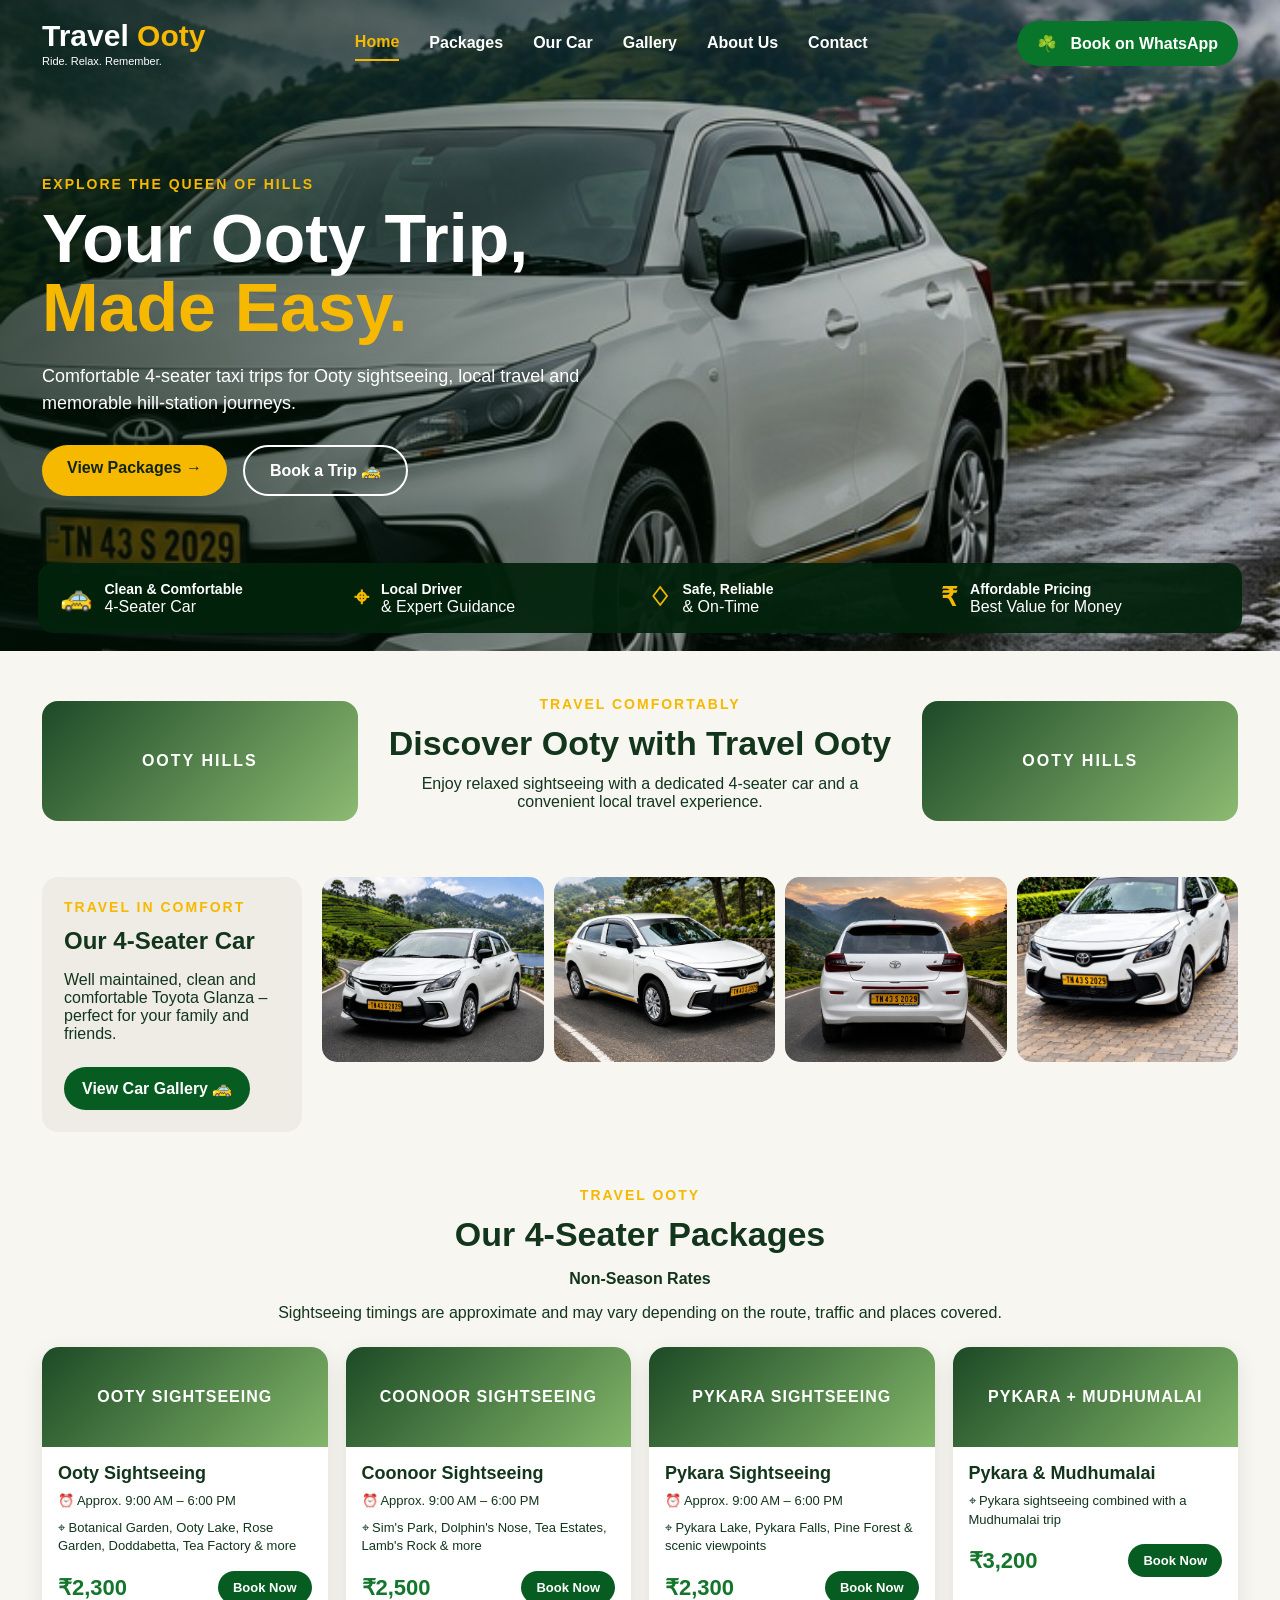
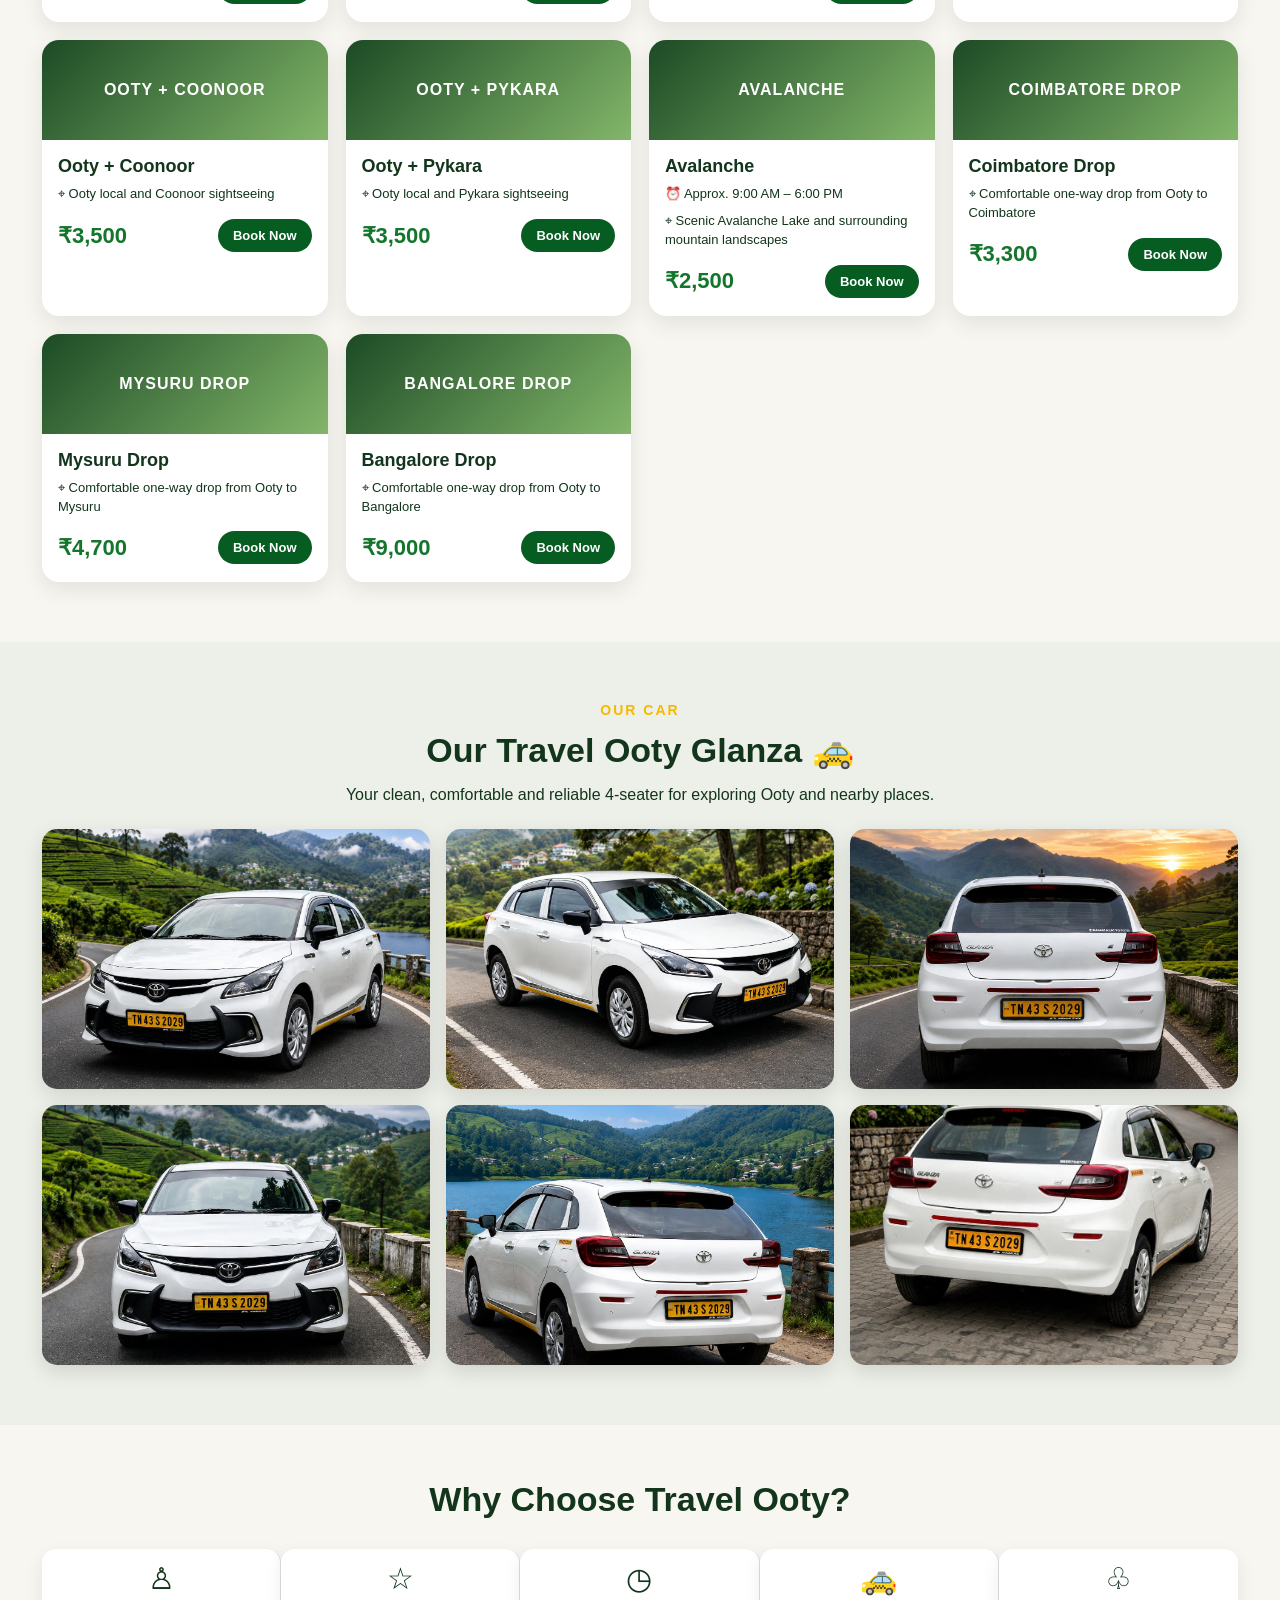
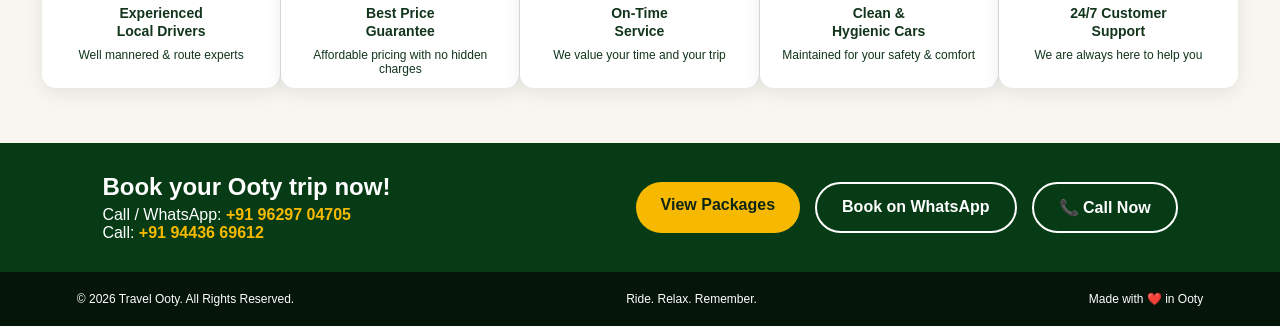
<file: index.html>
<!DOCTYPE html>
<html lang="en">
<head>
  <meta charset="UTF-8">
  <meta name="viewport" content="width=device-width, initial-scale=1.0">
  <title>Travel Ooty | Ooty Sightseeing & Taxi</title>
  <meta name="description" content="Travel Ooty - comfortable 4-seater taxi trips for Ooty sightseeing and local travel.">
  <link rel="stylesheet" href="style.css">
</head>

<body>

<header class="hero" id="home">

  <nav>
    <div class="logo">
      Travel <span>Ooty</span>
      <small>Ride. Relax. Remember.</small>
    </div>

    <div class="nav-links">
      <a class="active" href="#home">Home</a>
      <a href="#packages">Packages</a>
      <a href="#car">Our Car</a>
      <a href="#gallery">Gallery</a>
      <a href="#about">About Us</a>
      <a href="#contact">Contact</a>
    </div>

    <a class="nav-wa" href="https://wa.me/919629704705?text=Hello%20Travel%20Ooty%2C%20I%20would%20like%20to%20book%20a%20trip.">☘️ &nbsp; Book on WhatsApp</a>
  </nav>

  <div class="hero-content">
    <p class="eyebrow">EXPLORE THE QUEEN OF HILLS</p>

    <h1>
      Your Ooty Trip,<br>
      <span>Made Easy.</span>
    </h1>

    <p class="hero-text">
      Comfortable 4-seater taxi trips for Ooty sightseeing,
      local travel and memorable hill-station journeys.
    </p>

    <div class="actions">
      <a class="primary" href="#packages">View Packages →</a>
      <a class="secondary" href="https://wa.me/919629704705?text=Hello%20Travel%20Ooty%2C%20I%20would%20like%20to%20book%20a%20trip.">Book a Trip 🚕</a>
    </div>
  </div>

  <div class="benefits">

    <div>
      <b>🚕</b>
      <span>
        <strong>Clean & Comfortable</strong><br>
        4-Seater Car
      </span>
    </div>

    <div>
      <b>⌖</b>
      <span>
        <strong>Local Driver</strong><br>
        & Expert Guidance
      </span>
    </div>

    <div>
      <b>♢</b>
      <span>
        <strong>Safe, Reliable</strong><br>
        & On-Time
      </span>
    </div>

    <div>
      <b>₹</b>
      <span>
        <strong>Affordable Pricing</strong><br>
        Best Value for Money
      </span>
    </div>

  </div>

</header>


<section class="intro" id="about">

  <div class="scenic">
    <div class="scenic-placeholder">OOTY HILLS</div>
  </div>

  <div class="intro-copy">
    <p class="eyebrow">TRAVEL COMFORTABLY</p>

    <h2>Discover Ooty with Travel Ooty</h2>

    <p>
      Enjoy relaxed sightseeing with a dedicated 4-seater car
      and a convenient local travel experience.
    </p>
  </div>

  <div class="scenic">
    <div class="scenic-placeholder">OOTY HILLS</div>
  </div>

</section>


<section class="car-section" id="car">

  <div class="car-copy">
    <p class="eyebrow">TRAVEL IN COMFORT</p>

    <h2>Our 4-Seater Car</h2>

    <p>
      Well maintained, clean and comfortable Toyota Glanza –
      perfect for your family and friends.
    </p>

    <a class="green-btn" href="#gallery">
      View Car Gallery 🚕
    </a>
  </div>

  <div class="car-grid">

    <img src="images/car-front-1.jpeg" alt="Travel Ooty car">
    <img src="images/car-front-2.jpeg" alt="Travel Ooty car">
    <img src="images/car-rear-1.jpeg" alt="Travel Ooty car">
    <img src="images/car-front-4.jpeg" alt="Travel Ooty car">

  </div>

</section>


<section class="packages" id="packages">

  <div class="section-heading">
    <p class="eyebrow">TRAVEL OOTY</p>
    <h2>Our 4-Seater Packages</h2>
    <p><strong>Non-Season Rates</strong></p>
    <p class="package-note">
      Sightseeing timings are approximate and may vary depending on the route,
      traffic and places covered.
    </p>
  </div>

  <div class="package-grid">

    <article class="package-card">
      <div class="package-photo">OOTY SIGHTSEEING</div>
      <h3>Ooty Sightseeing</h3>
      <p>⏰ Approx. 9:00 AM – 6:00 PM</p>
      <p>⌖ Botanical Garden, Ooty Lake, Rose Garden, Doddabetta, Tea Factory & more</p>
      <div class="card-bottom">
        <strong>₹2,300</strong>
        <a href="https://wa.me/919629704705?text=Hello%20Travel%20Ooty,%20I%20would%20like%20to%20book%20Ooty%20Sightseeing.">Book Now</a>
      </div>
    </article>

    <article class="package-card">
      <div class="package-photo">COONOOR SIGHTSEEING</div>
      <h3>Coonoor Sightseeing</h3>
      <p>⏰ Approx. 9:00 AM – 6:00 PM</p>
      <p>⌖ Sim's Park, Dolphin's Nose, Tea Estates, Lamb's Rock & more</p>
      <div class="card-bottom">
        <strong>₹2,500</strong>
       <a href="https://wa.me/919629704705?text=Hello%20Travel%20Ooty%2C%20I%20would%20like%20to%20book%20Coonoor%20Sightseeing.">Book Now</a>
      </div>
    </article>

    <article class="package-card">
      <div class="package-photo">PYKARA SIGHTSEEING</div>
      <h3>Pykara Sightseeing</h3>
      <p>⏰ Approx. 9:00 AM – 6:00 PM</p>
      <p>⌖ Pykara Lake, Pykara Falls, Pine Forest & scenic viewpoints</p>
      <div class="card-bottom">
        <strong>₹2,300</strong>
        <a href="https://wa.me/919629704705?text=Hello%20Travel%20Ooty%2C%20I%20would%20like%20to%20book%20Pykara%20Sightseeing.">Book Now</a>
      </div>
    </article>

    <article class="package-card">
      <div class="package-photo">PYKARA + MUDHUMALAI</div>
      <h3>Pykara & Mudhumalai</h3>
      <p>⌖ Pykara sightseeing combined with a Mudhumalai trip</p>
      <div class="card-bottom">
        <strong>₹3,200</strong>
       <a href="https://wa.me/919629704705?text=Hello%20Travel%20Ooty%2C%20I%20would%20like%20to%20book%20Pykara%20and%20Mudhumalai.">Book Now</a>
      </div>
    </article>

    <article class="package-card">
      <div class="package-photo">OOTY + COONOOR</div>
      <h3>Ooty + Coonoor</h3>
      <p>⌖ Ooty local and Coonoor sightseeing</p>
      <div class="card-bottom">
        <strong>₹3,500</strong>
        <a href="https://wa.me/919629704705?text=Hello%20Travel%20Ooty%2C%20I%20would%20like%20to%20book%20Pykara%20and%20Mudhumalai.">Book Now</a>
      </div>
    </article>

    <article class="package-card">
      <div class="package-photo">OOTY + PYKARA</div>
      <h3>Ooty + Pykara</h3>
      <p>⌖ Ooty local and Pykara sightseeing</p>
      <div class="card-bottom">
        <strong>₹3,500</strong>
        <a href="https://wa.me/919629704705?text=Hello%20Travel%20Ooty%2C%20I%20would%20like%20to%20book%20Ooty%20and%20Pykara.">Book Now</a>
      </div>
    </article>

    <article class="package-card">
      <div class="package-photo">AVALANCHE</div>
      <h3>Avalanche</h3>
      <p>⏰ Approx. 9:00 AM – 6:00 PM</p>
      <p>⌖ Scenic Avalanche Lake and surrounding mountain landscapes</p>
      <div class="card-bottom">
        <strong>₹2,500</strong>
        <a href="https://wa.me/919629704705?text=Hello%20Travel%20Ooty%2C%20I%20would%20like%20to%20book%20Avalanche%20Sightseeing.">Book Now</a>
      </div>
    </article>

    <article class="package-card">
      <div class="package-photo">COIMBATORE DROP</div>
      <h3>Coimbatore Drop</h3>
      <p>⌖ Comfortable one-way drop from Ooty to Coimbatore</p>
      <div class="card-bottom">
        <strong>₹3,300</strong>
        <a href="https://wa.me/919629704705?text=Hello%20Travel%20Ooty%2C%20I%20would%20like%20to%20book%20Coimbatore%20Drop.">Book Now</a>
      </div>
    </article>

    <article class="package-card">
      <div class="package-photo">MYSURU DROP</div>
      <h3>Mysuru Drop</h3>
      <p>⌖ Comfortable one-way drop from Ooty to Mysuru</p>
      <div class="card-bottom">
        <strong>₹4,700</strong>
        <a href="https://wa.me/919629704705?text=Hello%20Travel%20Ooty%2C%20I%20would%20like%20to%20book%20Mysuru%20Drop.">Book Now</a>
      </div>
    </article>

    <article class="package-card">
      <div class="package-photo">BANGALORE DROP</div>
      <h3>Bangalore Drop</h3>
      <p>⌖ Comfortable one-way drop from Ooty to Bangalore</p>
      <div class="card-bottom">
        <strong>₹9,000</strong>
       <a href="https://wa.me/919629704705?text=Hello%20Travel%20Ooty%2C%20I%20would%20like%20to%20book%20Bangalore%20Drop.">Book Now</a>
      </div>
    </article>

  </div>

</section>


<section class="gallery" id="gallery">

  <div class="section-heading">

    <p class="eyebrow">OUR CAR</p>

    <h2>Our Travel Ooty Glanza 🚕</h2>

    <p>
      Your clean, comfortable and reliable 4-seater for exploring Ooty and nearby places.
    </p>

  </div>

  <div class="gallery-grid">

    <img src="images/car-front-1.jpeg" alt="Glanza front">
    <img src="images/car-front-2.jpeg" alt="Glanza side">
    <img src="images/car-rear-1.jpeg" alt="Glanza rear">
    <img src="images/car-front-3.jpeg" alt="Glanza front">
    <img src="images/car-rear-2.jpeg" alt="Glanza rear">
    <img src="images/car-rear-3.jpeg" alt="Glanza rear">

  </div>

</section>


<section class="why">

  <h2>Why Choose Travel Ooty?</h2>

  <div class="why-grid">

    <div>
      <span>♙</span>
      <b>Experienced<br>Local Drivers</b>
      <p>Well mannered & route experts</p>
    </div>

    <div>
      <span>☆</span>
      <b>Best Price<br>Guarantee</b>
      <p>Affordable pricing with no hidden charges</p>
    </div>

    <div>
      <span>◷</span>
      <b>On-Time<br>Service</b>
      <p>We value your time and your trip</p>
    </div>

    <div>
      <span>🚕</span>
      <b>Clean &<br>Hygienic Cars</b>
      <p>Maintained for your safety & comfort</p>
    </div>

    <div>
      <span>♧</span>
      <b>24/7 Customer<br>Support</b>
      <p>We are always here to help you</p>
    </div>

  </div>

</section>


<section class="contact" id="contact">

  <div>
    <h2>Book your Ooty trip now!</h2>

    <p>
    Call / WhatsApp: <a href="https://wa.me/919629704705"><strong>+91 96297 04705</strong></a><br>
Call: <a href="tel:+919443669612"><strong>+91 94436 69612</strong></a>
</p>
  </div>

  <div class="contact-actions">
    <a class="primary" href="#packages">View Packages</a>
    <a class="secondary" href="https://wa.me/919629704705?text=Hello%20Travel%20Ooty%2C%20I%20would%20like%20to%20book%20a%20trip.">Book on WhatsApp</a>
    <a class="secondary" href="tel:+919443669612">📞 Call Now</a>
</div>

</section>


<footer>

  <span>© 2026 Travel Ooty. All Rights Reserved.</span>

  <span>Ride. Relax. Remember.</span>

  <span>Made with ❤️ in Ooty</span>

</footer>

</body>
</html>
</file>
<file: style.css>
* {
  box-sizing: border-box;
}

html {
  scroll-behavior: smooth;
}

body {
  margin: 0;
  font-family: Arial, Helvetica, sans-serif;
  color: #12351c;
  background: #f7f6f1;
}

a {
  text-decoration: none;
  color: inherit;
}

/* ================= HERO ================= */

.hero {
  position: relative;
  min-height: 650px;
  color: #fff;
  overflow: hidden;

  background-image:
    linear-gradient(
      90deg,
      rgba(0, 20, 7, 0.72) 0%,
      rgba(0, 20, 7, 0.38) 48%,
      rgba(0, 10, 3, 0.08) 100%
    ),
    url("./images/ooty-hero.jpg");

  background-size: cover;
  background-position: center;
}

/* ================= NAV ================= */

nav {
  width: 100%;
  max-width: 1400px;
  height: 86px;
  margin: 0 auto;
  padding: 16px 42px;

  display: flex !important;
  align-items: center !important;
  justify-content: space-between !important;
  gap: 25px;
}

.logo {
  flex-shrink: 0;
  font-size: 30px;
  line-height: 1.1;
  font-weight: 800;
  color: #fff;
}

.logo span {
  color: #f6b900;
}

.logo small {
  display: block;
  margin-top: 3px;
  font-size: 11px;
  font-weight: 500;
  color: #fff;
}

.nav-links {
  display: flex !important;
  align-items: center;
  gap: 30px;
  white-space: nowrap;
  font-weight: 700;
}

.nav-links a {
  padding: 8px 0;
  color: #fff;
}

.nav-links .active {
  color: #f6b900;
  border-bottom: 2px solid #f6b900;
}

.nav-wa {
  flex-shrink: 0;
  background: #08752b;
  color: #fff;
  padding: 13px 20px;
  border-radius: 28px;
  font-weight: 800;
  white-space: nowrap;
}

/* ================= HERO TEXT ================= */

.hero-content {
  max-width: 1400px;
  margin: 0 auto;
  padding: 90px 42px 155px;
}

.eyebrow {
  margin: 0 0 12px;
  color: #f6b900;
  font-size: 14px;
  font-weight: 800;
  letter-spacing: 2px;
}

.hero h1 {
  margin: 0 0 20px;
  max-width: 700px;
  font-size: 68px;
  line-height: 1.02;
}

.hero h1 span {
  color: #f6b900;
}

.hero-text {
  max-width: 590px;
  margin: 0;
  font-size: 18px;
  line-height: 1.5;
}

.actions {
  display: flex;
  gap: 16px;
  margin-top: 28px;
}

.primary,
.secondary {
  display: inline-block;
  padding: 14px 25px;
  border-radius: 30px;
  font-weight: 800;
}

.primary {
  background: #f6b900;
  color: #102514;
}

.secondary {
  border: 2px solid #fff;
  color: #fff;
}

/* ================= BENEFITS BAR ================= */

.benefits {
  position: absolute !important;
  left: 3% !important;
  right: 3% !important;
  bottom: 18px !important;

  display: grid !important;
  grid-template-columns: repeat(4, 1fr) !important;
  align-items: center;

  padding: 17px 22px;

  background: rgba(3, 35, 12, 0.94);
  border-radius: 15px;

  gap: 15px;
}

.benefits div {
  display: flex !important;
  align-items: center !important;
  gap: 12px;
  color: #fff;
}

.benefits b {
  color: #f6b900;
  font-size: 26px;
  flex-shrink: 0;
}

.benefits strong {
  font-size: 14px;
}

/* ================= INTRO ================= */

.intro {
  max-width: 1400px;
  margin: 0 auto;

  padding: 45px 42px 30px;

  display: grid !important;
  grid-template-columns: 1fr 1.6fr 1fr !important;
  gap: 30px;

  align-items: center;
  text-align: center;
}

.intro h2 {
  margin: 5px 0 12px;
  font-size: 34px;
}

.intro p {
  margin-top: 0;
}

.scenic {
  height: 120px;
  border-radius: 16px;
  overflow: hidden;

  background:
    linear-gradient(
      135deg,
      #1d4a27,
      #8dbb72
    );

  display: flex;
  align-items: center;
  justify-content: center;
}

.scenic-placeholder {
  color: #fff;
  font-weight: 800;
  letter-spacing: 2px;
}

/* ================= CAR ================= */

.car-section {
  max-width: 1400px;
  margin: 0 auto;

  padding: 20px 42px 35px;

  display: grid !important;
  grid-template-columns: 260px 1fr !important;
  gap: 20px;
}

.car-copy {
  padding: 22px;
  background: #eeece5;
  border-radius: 16px;
}

.car-copy h2 {
  margin: 5px 0 12px;
}

.green-btn {
  display: inline-block;
  margin-top: 8px;

  padding: 12px 18px;

  color: #fff;
  background: #075c22;

  border-radius: 25px;
  font-weight: 800;
}

.car-grid {
  display: grid !important;
  grid-template-columns: repeat(4, 1fr) !important;
  gap: 10px;
}

.car-grid img {
  display: block;
  width: 100%;
  height: 185px;
  object-fit: cover;
  border-radius: 15px;
}

/* ================= PACKAGES ================= */

.packages {
  max-width: 1400px;
  margin: 0 auto;
  padding: 20px 42px 60px;
}

.section-heading {
  text-align: center;
  margin-bottom: 25px;
}

.section-heading h2 {
  margin: 5px 0 10px;
  font-size: 34px;
}

.package-grid {
  display: grid !important;
  grid-template-columns: repeat(4, 1fr) !important;
  gap: 18px;
}

.package-card {
  overflow: hidden;
  background: #fff;
  border-radius: 17px;

  box-shadow: 0 7px 22px rgba(0, 0, 0, 0.09);

  padding-bottom: 18px;
}

.package-photo {
  height: 100px;

  display: flex;
  align-items: center;
  justify-content: center;

  color: #fff;
  font-weight: 800;
  letter-spacing: 1px;

  background:
    linear-gradient(
      135deg,
      #1c4a25,
      #83b66a
    );
}

.package-card h3 {
  margin: 16px 16px 8px;
  font-size: 18px;
}

.package-card p {
  margin: 8px 16px;
  font-size: 13px;
  line-height: 1.45;
}

.card-bottom {
  display: flex;
  align-items: center;
  justify-content: space-between;

  margin-top: 15px;
  padding: 0 16px;
}

.card-bottom strong {
  color: #14752c;
  font-size: 22px;
}

.card-bottom a {
  padding: 9px 15px;
  color: #fff;
  background: #075c22;
  border-radius: 20px;
  font-size: 13px;
  font-weight: 800;
}

/* ================= GALLERY ================= */

.gallery {
  padding: 60px 42px;
  background: #edf0e8;
}

.gallery-grid {
  max-width: 1200px;
  margin: 0 auto;

  display: grid !important;
  grid-template-columns: repeat(3, 1fr) !important;
  gap: 16px;
}

.gallery-grid img {
  display: block;
  width: 100%;
  height: 260px;
  object-fit: cover;
  border-radius: 15px;

  box-shadow: 0 7px 20px rgba(0, 0, 0, 0.12);
}

/* ================= WHY CHOOSE US ================= */

.why {
  padding: 55px 42px;
  text-align: center;
}

.why h2 {
  margin: 0 0 30px;
  font-size: 34px;
}

.why-grid {
  max-width: 1200px;
  margin: 0 auto;

  display: grid !important;
  grid-template-columns: repeat(5, 1fr) !important;
  gap: 0;
}
.why-grid > div {
  padding: 22px 15px;
  background: #ffffff;
  border-radius: 14px;
  box-shadow: 0 6px 18px rgba(0,0,0,0.08);
  transition: transform 0.3s ease, box-shadow 0.3s ease;
}

.why-grid > div:hover {
  transform: translateY(-5px);
  box-shadow: 0 10px 25px rgba(0,0,0,0.14);
}
.why-grid div {
  padding: 12px 18px;
  border-right: 1px solid #ddd;
}

.why-grid div:last-child {
  border-right: none;
}

.why-grid span {
  display: block;
  margin-bottom: 8px;
  font-size: 30px;
}

.why-grid b {
  font-size: 14px;
}

.why-grid p {
  margin: 8px 0 0;
  font-size: 12px;
}

/* ================= CONTACT ================= */

.contact {
  padding: 30px 8%;

  display: flex !important;
  align-items: center;
  justify-content: space-between;

  gap: 25px;

  color: #fff;
  background: #063b16;
}

.contact h2 {
  margin: 0;
}

.contact p {
  margin: 5px 0 0;
}

.contact p strong {
  color: #f6b900;
}

.contact-actions {
  display: flex;
  gap: 15px;
}

/* ================= FOOTER ================= */

footer {
  padding: 20px 6%;

  display: flex !important;
  justify-content: space-between;

  color: #fff;
  background: #06150a;

  font-size: 12px;
}

/* ================= TABLET ================= */

@media (max-width: 1050px) {

  .nav-links {
    gap: 15px;
    font-size: 13px;
  }

  .nav-wa {
    padding: 10px 14px;
    font-size: 12px;
  }

  .hero h1 {
    font-size: 55px;
  }

  .package-grid {
    grid-template-columns: repeat(2, 1fr) !important;
  }

  .why-grid {
    grid-template-columns: repeat(3, 1fr) !important;
  }
}

/* ================= MOBILE ================= */

@media (max-width: 700px) {

  nav {
    height: 75px;
    padding: 12px 18px;
  }

  .nav-links {
    display: none !important;
  }

  .logo {
    font-size: 25px;
  }

  .nav-wa {
    font-size: 11px;
    padding: 9px 13px;
  }

  .hero {
    min-height: 680px;
  }

  .hero-content {
    padding: 70px 20px 150px;
  }

  .hero h1 {
    font-size: 43px;
  }

  .hero-text {
    font-size: 16px;
  }

  .benefits {
    left: 15px !important;
    right: 15px !important;

    grid-template-columns: 1fr 1fr !important;

    padding: 13px;
    gap: 12px;
  }

  .benefits div {
    font-size: 12px;
  }

  .benefits b {
    font-size: 20px;
  }

  .intro {
    display: block !important;
    padding: 40px 20px;
  }

  .scenic {
    display: none;
  }

  .car-section {
    display: block !important;
    padding: 20px;
  }

  .car-copy {
    margin-bottom: 18px;
  }

  .car-grid {
    grid-template-columns: 1fr 1fr !important;
  }

  .packages {
    padding: 25px 20px 50px;
  }

  .package-grid {
    grid-template-columns: 1fr !important;
  }

  .gallery {
    padding: 50px 20px;
  }

  .gallery-grid {
    grid-template-columns: 1fr 1fr !important;
  }
.gallery-grid img {
  width: 100%;
  border-radius: 16px;
  box-shadow: 0 8px 24px rgba(0,0,0,0.15);
  transition: transform 0.3s ease;
}

.gallery-grid img:hover {
  transform: scale(1.03);
}
  .why {
    padding: 45px 20px;
  }

  .why-grid {
    grid-template-columns: 1fr 1fr !important;
  }

  .contact {
    flex-direction: column !important;
    text-align: center;
  }

  footer {
    flex-direction: column !important;
    gap: 8px;
    text-align: center;
  }
}

/* ================= SMALL PHONE ================= */

@media (max-width: 480px) {

  .hero h1 {
    font-size: 36px;
  }

  .actions {
    flex-direction: column;
    align-items: flex-start;
  }

  .benefits {
    grid-template-columns: 1fr !important;
  }

  .gallery-grid {
    grid-template-columns: 1fr !important;
  }

  .why-grid {
    grid-template-columns: 1fr !important;
  }

  .why-grid div {
    border-right: none;
    border-bottom: 1px solid #ddd;
  }
}
</file>
